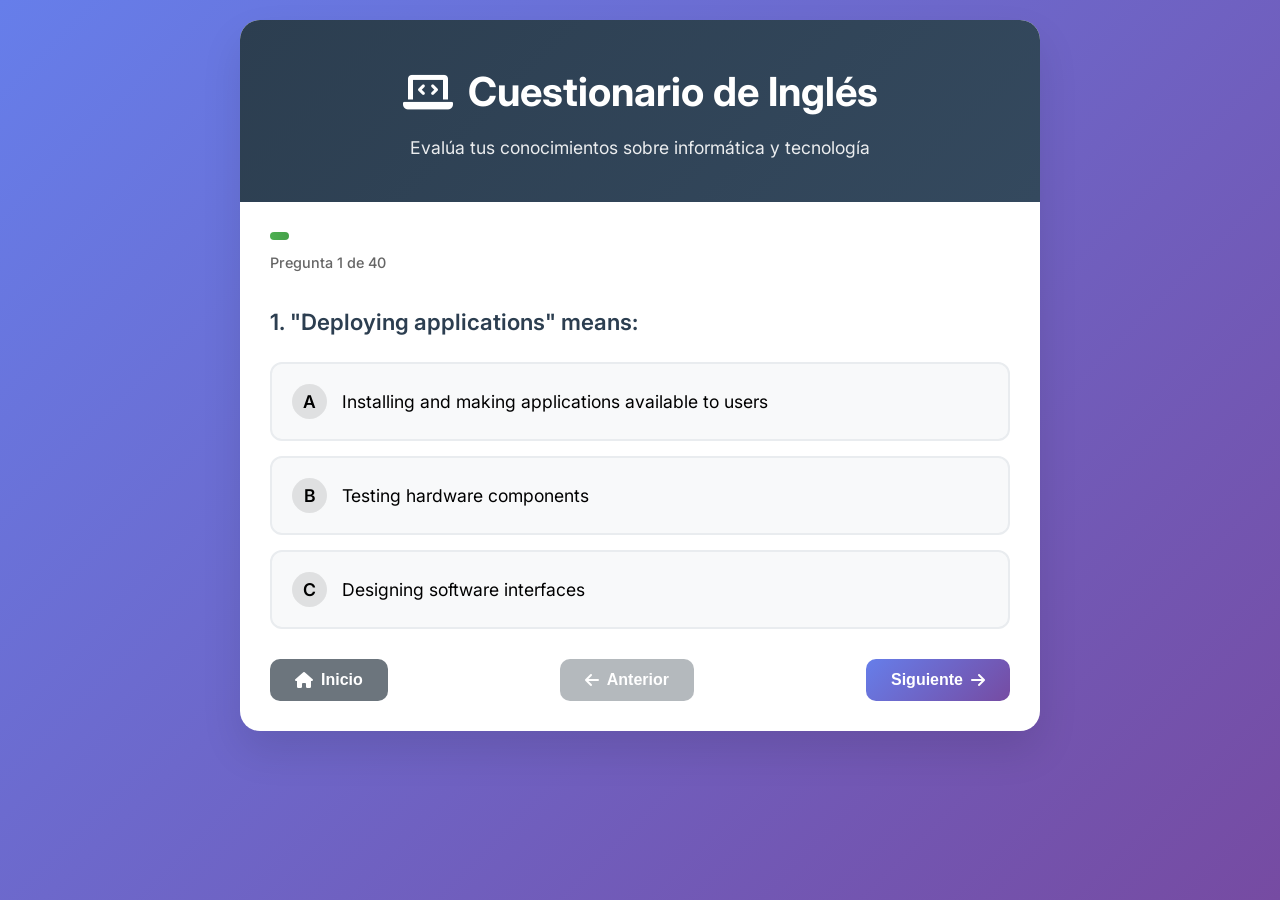
<file: index.html>
<!DOCTYPE html>
<html lang="es">
<head>
    <meta charset="UTF-8">
    <meta name="viewport" content="width=device-width, initial-scale=1.0">
    <title>Cuestionario de Inglés</title>
    <link rel="stylesheet" href="styles.css">
    <link href="https://fonts.googleapis.com/css2?family=Inter:wght@300;400;500;600;700&display=swap" rel="stylesheet">
    <link rel="stylesheet" href="https://cdnjs.cloudflare.com/ajax/libs/font-awesome/6.0.0/css/all.min.css">
</head>
<body>
    <div class="container">
        <header class="header">
            <h1><i class="fas fa-laptop-code"></i> Cuestionario de Inglés</h1>
            <p>Evalúa tus conocimientos sobre informática y tecnología</p>
        </header>

        <div id="quiz-container">
            <div id="progress-bar">
                <div id="progress-fill"></div>
                <span id="progress-text">Pregunta 1 de 40</span>
            </div>

            <div id="question-container">
                <h2 id="question-text"></h2>
                <div id="options-container"></div>
            </div>

            <div class="navigation">
                <button id="home-btn-nav" class="btn btn-secondary">
                    <i class="fas fa-home"></i> Inicio
                </button>
                <button id="prev-btn" class="btn btn-secondary" disabled>
                    <i class="fas fa-arrow-left"></i> Anterior
                </button>
                <button id="next-btn" class="btn btn-primary">
                    Siguiente <i class="fas fa-arrow-right"></i>
                </button>
                <button id="submit-btn" class="btn btn-success" style="display: none;">
                    <i class="fas fa-check"></i> Finalizar Cuestionario
                </button>
            </div>
        </div>

        <div id="results-container" style="display: none;">
            <div class="results-header">
                <h2><i class="fas fa-trophy"></i> Resultados del Cuestionario</h2>
                <div class="score-display">
                    <div class="score-circle">
                        <span id="score-number">0</span>
                        <span>/10</span>
                    </div>
                    <p id="score-message"></p>
                </div>
            </div>

            <div class="results-stats">
                <div class="stat-card correct">
                    <i class="fas fa-check-circle"></i>
                    <div>
                        <span id="correct-count">0</span>
                        <p>Correctas</p>
                    </div>
                </div>
                <div class="stat-card incorrect">
                    <i class="fas fa-times-circle"></i>
                    <div>
                        <span id="incorrect-count">0</span>
                        <p>Incorrectas</p>
                    </div>
                </div>
                <div class="stat-card percentage">
                    <i class="fas fa-percentage"></i>
                    <div>
                        <span id="percentage">0%</span>
                        <p>Aciertos</p>
                    </div>
                </div>
            </div>

            <div id="review-container">
                <h3><i class="fas fa-list-check"></i> Revisión Detallada</h3>
                <div id="review-questions"></div>
            </div>

            <div class="action-buttons">
                <button id="restart-btn" class="btn btn-primary">
                    <i class="fas fa-redo"></i> Volver a Intentar
                </button>
                <button id="home-btn" class="btn btn-secondary">
                    <i class="fas fa-home"></i> Inicio
                </button>
            </div>
        </div>
    </div>

    <script src="script.js"></script>
</body>
</html>
</file>
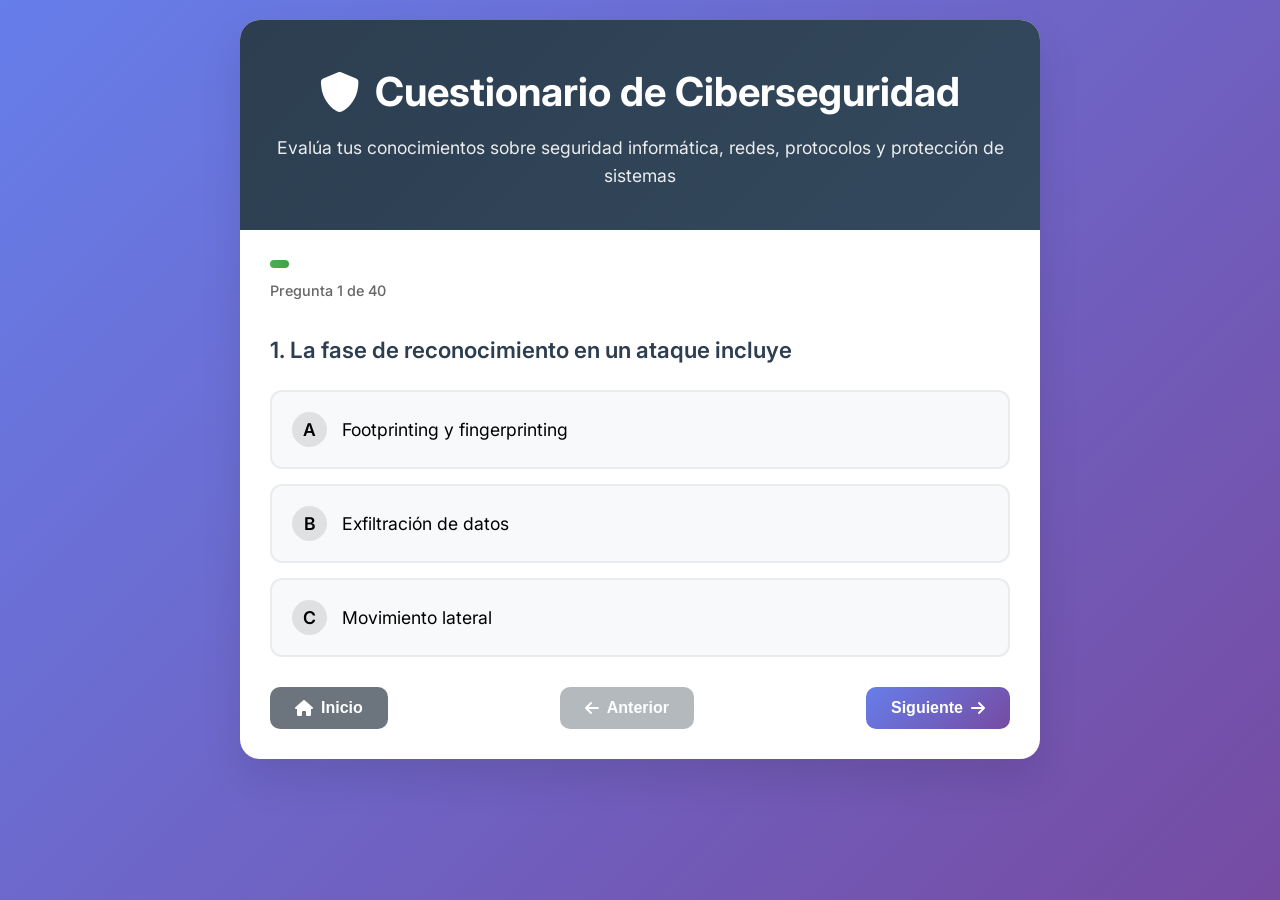
<file: ciberseguridad.html>
<!DOCTYPE html>
<html lang="es">
<head>
    <meta charset="UTF-8">
    <meta name="viewport" content="width=device-width, initial-scale=1.0">
    <title>Cuestionario de Ciberseguridad</title>
    <link rel="stylesheet" href="styles.css">
    <link href="https://fonts.googleapis.com/css2?family=Inter:wght@300;400;500;600;700&display=swap" rel="stylesheet">
    <link rel="stylesheet" href="https://cdnjs.cloudflare.com/ajax/libs/font-awesome/6.0.0/css/all.min.css">
</head>
<body>
    <div class="container">
        <header class="header">
            <h1><i class="fas fa-shield-alt"></i> Cuestionario de Ciberseguridad</h1>
            <p>Evalúa tus conocimientos sobre seguridad informática, redes, protocolos y protección de sistemas</p>
        </header>

        <div id="quiz-container">
            <div id="progress-bar">
                <div id="progress-fill"></div>
                <span id="progress-text">Pregunta 1 de 40</span>
            </div>

            <div id="question-container">
                <h2 id="question-text"></h2>
                <div id="options-container"></div>
            </div>

            <div class="navigation">
                <button id="home-btn-nav" class="btn btn-secondary">
                    <i class="fas fa-home"></i> Inicio
                </button>
                <button id="prev-btn" class="btn btn-secondary" disabled>
                    <i class="fas fa-arrow-left"></i> Anterior
                </button>
                <button id="next-btn" class="btn btn-primary">
                    Siguiente <i class="fas fa-arrow-right"></i>
                </button>
                <button id="submit-btn" class="btn btn-success" style="display: none;">
                    <i class="fas fa-check"></i> Finalizar Cuestionario
                </button>
            </div>
        </div>

        <div id="results-container" style="display: none;">
            <div class="results-header">
                <h2><i class="fas fa-trophy"></i> Resultados del Cuestionario</h2>
                <div class="score-display">
                    <div class="score-circle">
                        <span id="score-number">0</span>
                        <span>/10</span>
                    </div>
                    <p id="score-message"></p>
                </div>
            </div>

            <div class="results-stats">
                <div class="stat-card correct">
                    <i class="fas fa-check-circle"></i>
                    <div>
                        <span id="correct-count">0</span>
                        <p>Correctas</p>
                    </div>
                </div>
                <div class="stat-card incorrect">
                    <i class="fas fa-times-circle"></i>
                    <div>
                        <span id="incorrect-count">0</span>
                        <p>Incorrectas</p>
                    </div>
                </div>
                <div class="stat-card percentage">
                    <i class="fas fa-percentage"></i>
                    <div>
                        <span id="percentage">0%</span>
                        <p>Aciertos</p>
                    </div>
                </div>
            </div>

            <div id="review-container">
                <h3><i class="fas fa-list-check"></i> Revisión Detallada</h3>
                <div id="review-questions"></div>
            </div>

            <div class="action-buttons">
                <button id="restart-btn" class="btn btn-primary">
                    <i class="fas fa-redo"></i> Volver a Intentar
                </button>
                <button id="home-btn" class="btn btn-secondary">
                    <i class="fas fa-home"></i> Inicio
                </button>
            </div>
        </div>
    </div>

    <script src="script-ciberseguridad.js"></script>
</body>
</html>
</file>
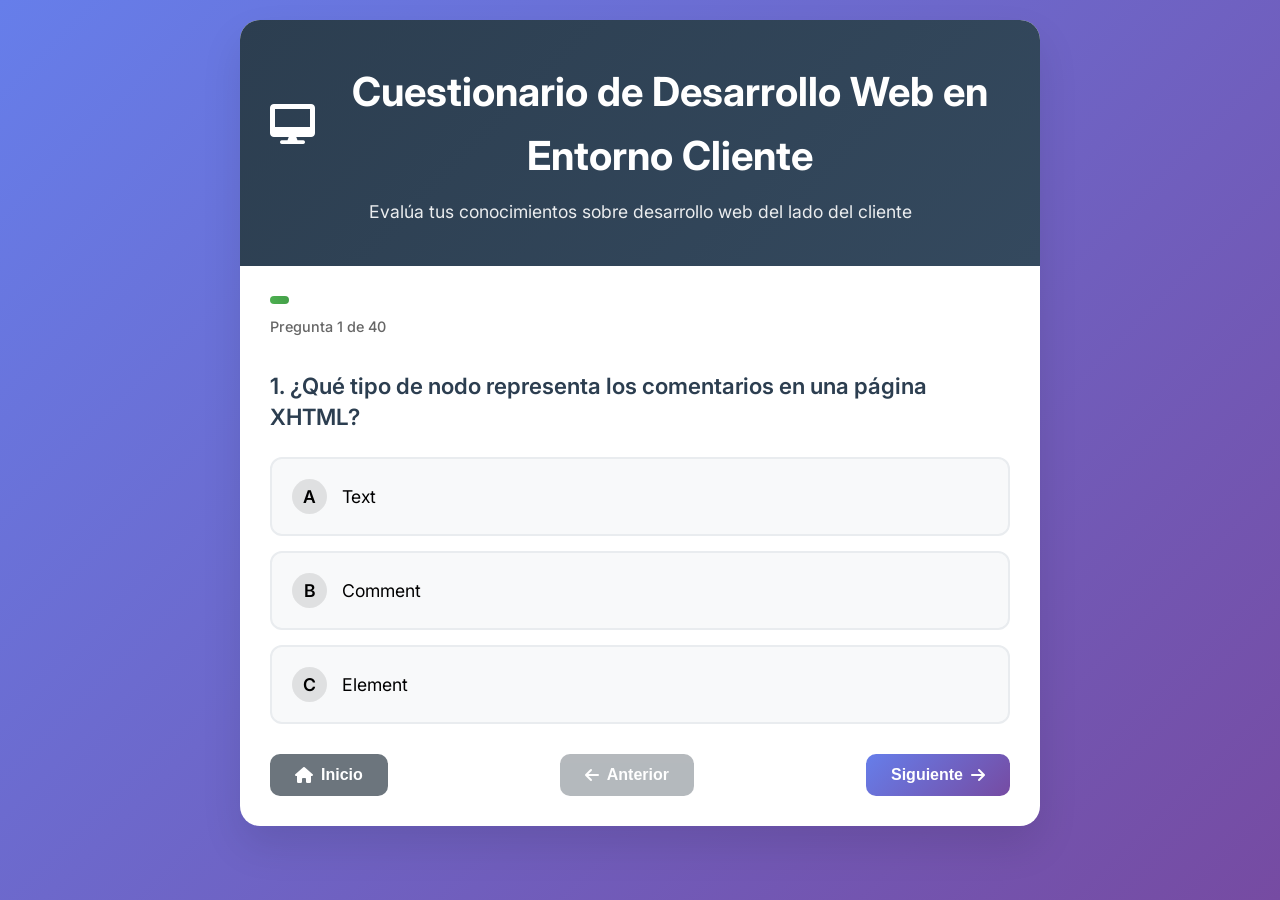
<file: desarrollo-cliente.html>
<!DOCTYPE html>
<html lang="es">
<head>
    <meta charset="UTF-8">
    <meta name="viewport" content="width=device-width, initial-scale=1.0">
    <title>Cuestionario de Desarrollo Web en Entorno Cliente</title>
    <link rel="stylesheet" href="styles.css">
    <link href="https://fonts.googleapis.com/css2?family=Inter:wght@300;400;500;600;700&display=swap" rel="stylesheet">
    <link rel="stylesheet" href="https://cdnjs.cloudflare.com/ajax/libs/font-awesome/6.0.0/css/all.min.css">
</head>
<body>
    <div class="container">
        <header class="header">
            <h1><i class="fas fa-desktop"></i> Cuestionario de Desarrollo Web en Entorno Cliente</h1>
            <p>Evalúa tus conocimientos sobre desarrollo web del lado del cliente</p>
        </header>

        <div id="quiz-container">
            <div id="progress-bar">
                <div id="progress-fill"></div>
                <span id="progress-text">Pregunta 1 de 40</span>
            </div>

            <div id="question-container">
                <h2 id="question-text"></h2>
                <div id="options-container"></div>
            </div>

            <div class="navigation">
                <button id="home-btn-nav" class="btn btn-secondary">
                    <i class="fas fa-home"></i> Inicio
                </button>
                <button id="prev-btn" class="btn btn-secondary" disabled>
                    <i class="fas fa-arrow-left"></i> Anterior
                </button>
                <button id="next-btn" class="btn btn-primary">
                    Siguiente <i class="fas fa-arrow-right"></i>
                </button>
                <button id="submit-btn" class="btn btn-success" style="display: none;">
                    <i class="fas fa-check"></i> Finalizar Cuestionario
                </button>
            </div>
        </div>

        <div id="results-container" style="display: none;">
            <div class="results-header">
                <h2><i class="fas fa-trophy"></i> Resultados del Cuestionario</h2>
                <div class="score-display">
                    <div class="score-circle">
                        <span id="score-number">0</span>
                        <span>/10</span>
                    </div>
                    <p id="score-message"></p>
                </div>
            </div>

            <div class="results-stats">
                <div class="stat-card correct">
                    <i class="fas fa-check-circle"></i>
                    <div>
                        <span id="correct-count">0</span>
                        <p>Correctas</p>
                    </div>
                </div>
                <div class="stat-card incorrect">
                    <i class="fas fa-times-circle"></i>
                    <div>
                        <span id="incorrect-count">0</span>
                        <p>Incorrectas</p>
                    </div>
                </div>
                <div class="stat-card percentage">
                    <i class="fas fa-percentage"></i>
                    <div>
                        <span id="percentage">0%</span>
                        <p>Aciertos</p>
                    </div>
                </div>
            </div>

            <div id="review-container">
                <h3><i class="fas fa-list-check"></i> Revisión Detallada</h3>
                <div id="review-questions"></div>
            </div>

            <div class="action-buttons">
                <button id="restart-btn" class="btn btn-primary">
                    <i class="fas fa-redo"></i> Volver a Intentar
                </button>
                <button id="home-btn" class="btn btn-secondary">
                    <i class="fas fa-home"></i> Inicio
                </button>
            </div>
        </div>
    </div>

    <script src="script-desarrollo-cliente.js"></script>
</body>
</html>
</file>
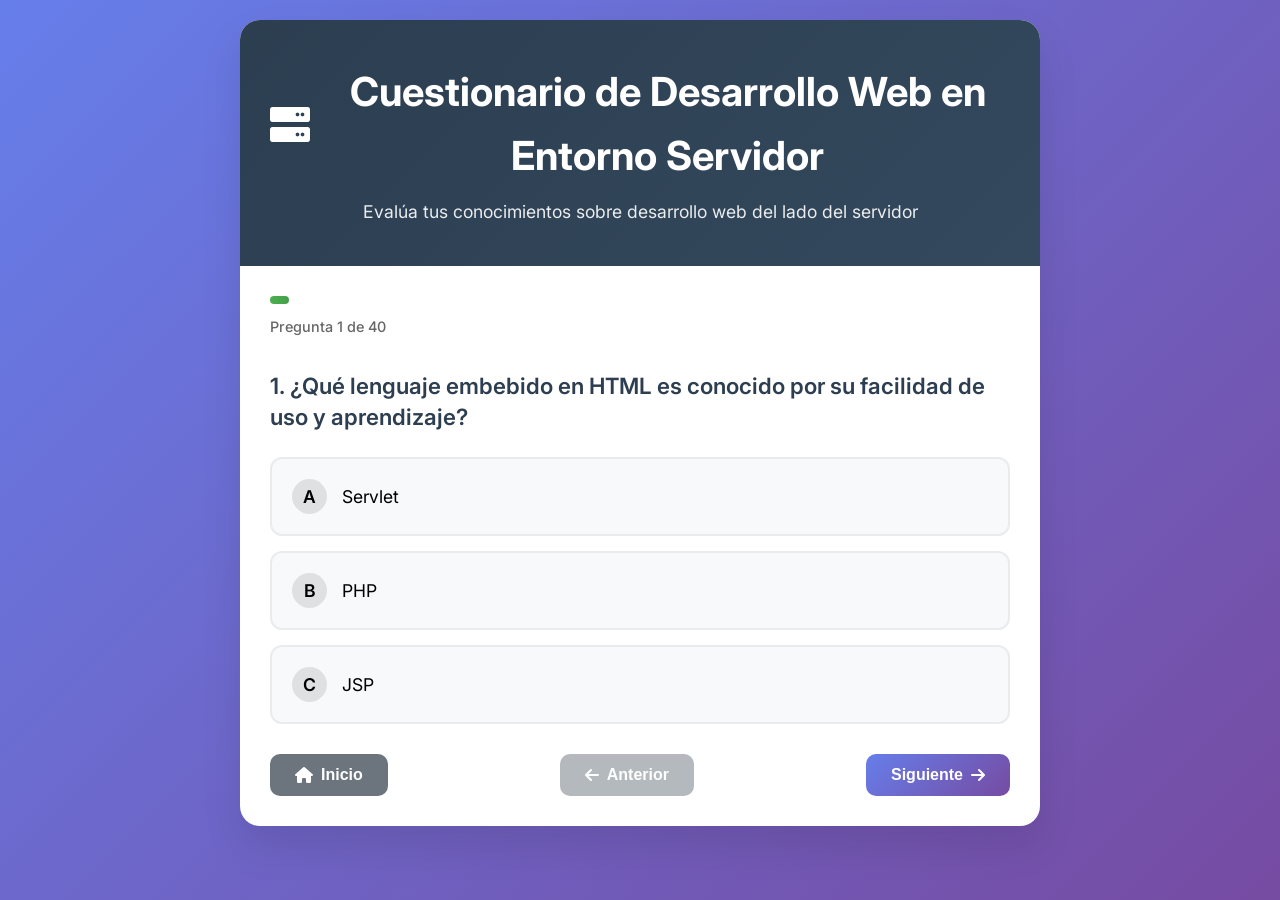
<file: desarrollo-web.html>
<!DOCTYPE html>
<html lang="es">
<head>
    <meta charset="UTF-8">
    <meta name="viewport" content="width=device-width, initial-scale=1.0">
    <title>Cuestionario de Desarrollo Web en Entorno Servidor</title>
    <link rel="stylesheet" href="styles.css">
    <link href="https://fonts.googleapis.com/css2?family=Inter:wght@300;400;500;600;700&display=swap" rel="stylesheet">
    <link rel="stylesheet" href="https://cdnjs.cloudflare.com/ajax/libs/font-awesome/6.0.0/css/all.min.css">
</head>
<body>
    <div class="container">
        <header class="header">
            <h1><i class="fas fa-server"></i> Cuestionario de Desarrollo Web en Entorno Servidor</h1>
            <p>Evalúa tus conocimientos sobre desarrollo web del lado del servidor</p>
        </header>

        <div id="quiz-container">
            <div id="progress-bar">
                <div id="progress-fill"></div>
                <span id="progress-text">Pregunta 1 de 40</span>
            </div>

            <div id="question-container">
                <h2 id="question-text"></h2>
                <div id="options-container"></div>
            </div>

            <div class="navigation">
                <button id="home-btn-nav" class="btn btn-secondary">
                    <i class="fas fa-home"></i> Inicio
                </button>
                <button id="prev-btn" class="btn btn-secondary" disabled>
                    <i class="fas fa-arrow-left"></i> Anterior
                </button>
                <button id="next-btn" class="btn btn-primary">
                    Siguiente <i class="fas fa-arrow-right"></i>
                </button>
                <button id="submit-btn" class="btn btn-success" style="display: none;">
                    <i class="fas fa-check"></i> Finalizar Cuestionario
                </button>
            </div>
        </div>

        <div id="results-container" style="display: none;">
            <div class="results-header">
                <h2><i class="fas fa-trophy"></i> Resultados del Cuestionario</h2>
                <div class="score-display">
                    <div class="score-circle">
                        <span id="score-number">0</span>
                        <span>/10</span>
                    </div>
                    <p id="score-message"></p>
                </div>
            </div>

            <div class="results-stats">
                <div class="stat-card correct">
                    <i class="fas fa-check-circle"></i>
                    <div>
                        <span id="correct-count">0</span>
                        <p>Correctas</p>
                    </div>
                </div>
                <div class="stat-card incorrect">
                    <i class="fas fa-times-circle"></i>
                    <div>
                        <span id="incorrect-count">0</span>
                        <p>Incorrectas</p>
                    </div>
                </div>
                <div class="stat-card percentage">
                    <i class="fas fa-percentage"></i>
                    <div>
                        <span id="percentage">0%</span>
                        <p>Aciertos</p>
                    </div>
                </div>
            </div>

            <div id="review-container">
                <h3><i class="fas fa-list-check"></i> Revisión Detallada</h3>
                <div id="review-questions"></div>
            </div>

            <div class="action-buttons">
                <button id="restart-btn" class="btn btn-primary">
                    <i class="fas fa-redo"></i> Volver a Intentar
                </button>
                <button id="home-btn" class="btn btn-secondary">
                    <i class="fas fa-home"></i> Inicio
                </button>
            </div>
        </div>
    </div>

    <script src="script-desarrollo-web.js"></script>
</body>
</html>
</file>
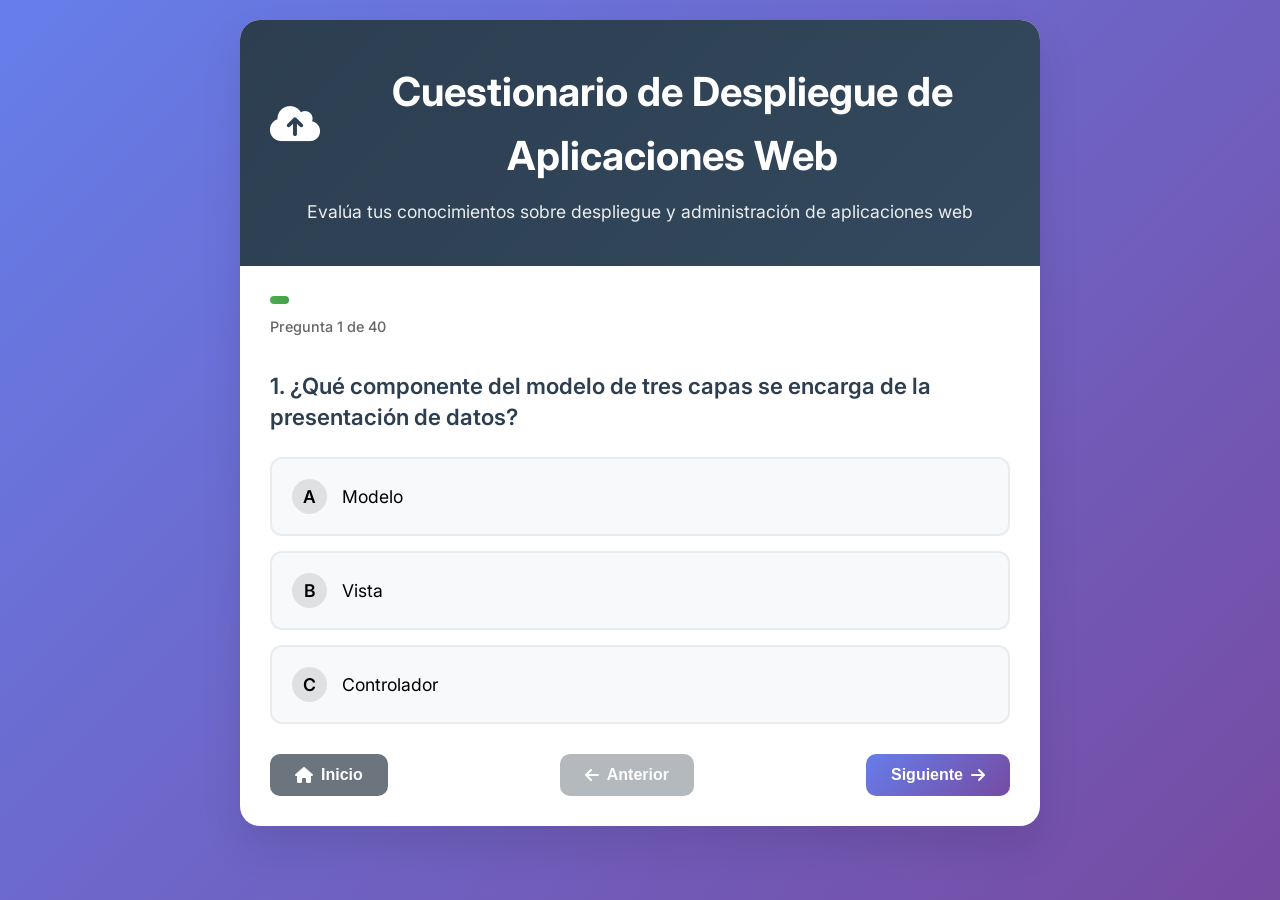
<file: despliegue-web.html>
<!DOCTYPE html>
<html lang="es">
<head>
    <meta charset="UTF-8">
    <meta name="viewport" content="width=device-width, initial-scale=1.0">
    <title>Cuestionario de Despliegue de Aplicaciones Web</title>
    <link rel="stylesheet" href="styles.css">
    <link href="https://fonts.googleapis.com/css2?family=Inter:wght@300;400;500;600;700&display=swap" rel="stylesheet">
    <link rel="stylesheet" href="https://cdnjs.cloudflare.com/ajax/libs/font-awesome/6.0.0/css/all.min.css">
</head>
<body>
    <div class="container">
        <header class="header">
            <h1><i class="fas fa-cloud-upload-alt"></i> Cuestionario de Despliegue de Aplicaciones Web</h1>
            <p>Evalúa tus conocimientos sobre despliegue y administración de aplicaciones web</p>
        </header>

        <div id="quiz-container">
            <div id="progress-bar">
                <div id="progress-fill"></div>
                <span id="progress-text">Pregunta 1 de 40</span>
            </div>

            <div id="question-container">
                <h2 id="question-text"></h2>
                <div id="options-container"></div>
            </div>

            <div class="navigation">
                <button id="home-btn-nav" class="btn btn-secondary">
                    <i class="fas fa-home"></i> Inicio
                </button>
                <button id="prev-btn" class="btn btn-secondary" disabled>
                    <i class="fas fa-arrow-left"></i> Anterior
                </button>
                <button id="next-btn" class="btn btn-primary">
                    Siguiente <i class="fas fa-arrow-right"></i>
                </button>
                <button id="submit-btn" class="btn btn-success" style="display: none;">
                    <i class="fas fa-check"></i> Finalizar Cuestionario
                </button>
            </div>
        </div>

        <div id="results-container" style="display: none;">
            <div class="results-header">
                <h2><i class="fas fa-trophy"></i> Resultados del Cuestionario</h2>
                <div class="score-display">
                    <div class="score-circle">
                        <span id="score-number">0</span>
                        <span>/10</span>
                    </div>
                    <p id="score-message"></p>
                </div>
            </div>

            <div class="results-stats">
                <div class="stat-card correct">
                    <i class="fas fa-check-circle"></i>
                    <div>
                        <span id="correct-count">0</span>
                        <p>Correctas</p>
                    </div>
                </div>
                <div class="stat-card incorrect">
                    <i class="fas fa-times-circle"></i>
                    <div>
                        <span id="incorrect-count">0</span>
                        <p>Incorrectas</p>
                    </div>
                </div>
                <div class="stat-card percentage">
                    <i class="fas fa-percentage"></i>
                    <div>
                        <span id="percentage">0%</span>
                        <p>Aciertos</p>
                    </div>
                </div>
            </div>

            <div id="review-container">
                <h3><i class="fas fa-list-check"></i> Revisión Detallada</h3>
                <div id="review-questions"></div>
            </div>

            <div class="action-buttons">
                <button id="restart-btn" class="btn btn-primary">
                    <i class="fas fa-redo"></i> Volver a Intentar
                </button>
                <button id="home-btn" class="btn btn-secondary">
                    <i class="fas fa-home"></i> Inicio
                </button>
            </div>
        </div>
    </div>

    <script src="script-despliegue-web.js"></script>
</body>
</html>
</file>
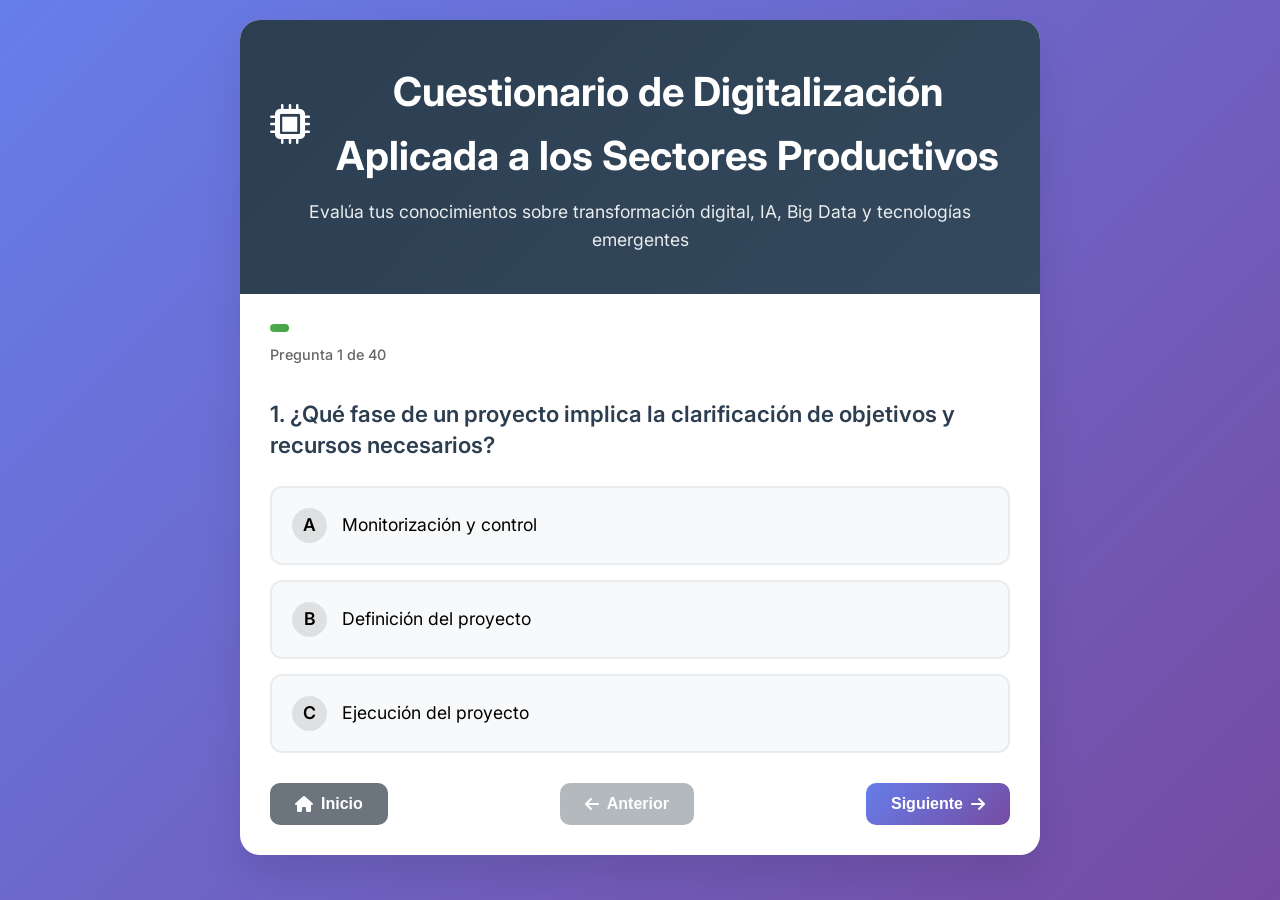
<file: digitalizacion.html>
<!DOCTYPE html>
<html lang="es">
<head>
    <meta charset="UTF-8">
    <meta name="viewport" content="width=device-width, initial-scale=1.0">
    <title>Cuestionario de Digitalización Aplicada a los Sectores Productivos</title>
    <link rel="stylesheet" href="styles.css">
    <link href="https://fonts.googleapis.com/css2?family=Inter:wght@300;400;500;600;700&display=swap" rel="stylesheet">
    <link rel="stylesheet" href="https://cdnjs.cloudflare.com/ajax/libs/font-awesome/6.0.0/css/all.min.css">
</head>
<body>
    <div class="container">
        <header class="header">
            <h1><i class="fas fa-microchip"></i> Cuestionario de Digitalización Aplicada a los Sectores Productivos</h1>
            <p>Evalúa tus conocimientos sobre transformación digital, IA, Big Data y tecnologías emergentes</p>
        </header>

        <div id="quiz-container">
            <div id="progress-bar">
                <div id="progress-fill"></div>
                <span id="progress-text">Pregunta 1 de 40</span>
            </div>

            <div id="question-container">
                <h2 id="question-text"></h2>
                <div id="options-container"></div>
            </div>

            <div class="navigation">
                <button id="home-btn-nav" class="btn btn-secondary">
                    <i class="fas fa-home"></i> Inicio
                </button>
                <button id="prev-btn" class="btn btn-secondary" disabled>
                    <i class="fas fa-arrow-left"></i> Anterior
                </button>
                <button id="next-btn" class="btn btn-primary">
                    Siguiente <i class="fas fa-arrow-right"></i>
                </button>
                <button id="submit-btn" class="btn btn-success" style="display: none;">
                    <i class="fas fa-check"></i> Finalizar Cuestionario
                </button>
            </div>
        </div>

        <div id="results-container" style="display: none;">
            <div class="results-header">
                <h2><i class="fas fa-trophy"></i> Resultados del Cuestionario</h2>
                <div class="score-display">
                    <div class="score-circle">
                        <span id="score-number">0</span>
                        <span>/10</span>
                    </div>
                    <p id="score-message"></p>
                </div>
            </div>

            <div class="results-stats">
                <div class="stat-card correct">
                    <i class="fas fa-check-circle"></i>
                    <div>
                        <span id="correct-count">0</span>
                        <p>Correctas</p>
                    </div>
                </div>
                <div class="stat-card incorrect">
                    <i class="fas fa-times-circle"></i>
                    <div>
                        <span id="incorrect-count">0</span>
                        <p>Incorrectas</p>
                    </div>
                </div>
                <div class="stat-card percentage">
                    <i class="fas fa-percentage"></i>
                    <div>
                        <span id="percentage">0%</span>
                        <p>Aciertos</p>
                    </div>
                </div>
            </div>

            <div id="review-container">
                <h3><i class="fas fa-list-check"></i> Revisión Detallada</h3>
                <div id="review-questions"></div>
            </div>

            <div class="action-buttons">
                <button id="restart-btn" class="btn btn-primary">
                    <i class="fas fa-redo"></i> Volver a Intentar
                </button>
                <button id="home-btn" class="btn btn-secondary">
                    <i class="fas fa-home"></i> Inicio
                </button>
            </div>
        </div>
    </div>

    <script src="script-digitalizacion.js"></script>
</body>
</html>
</file>
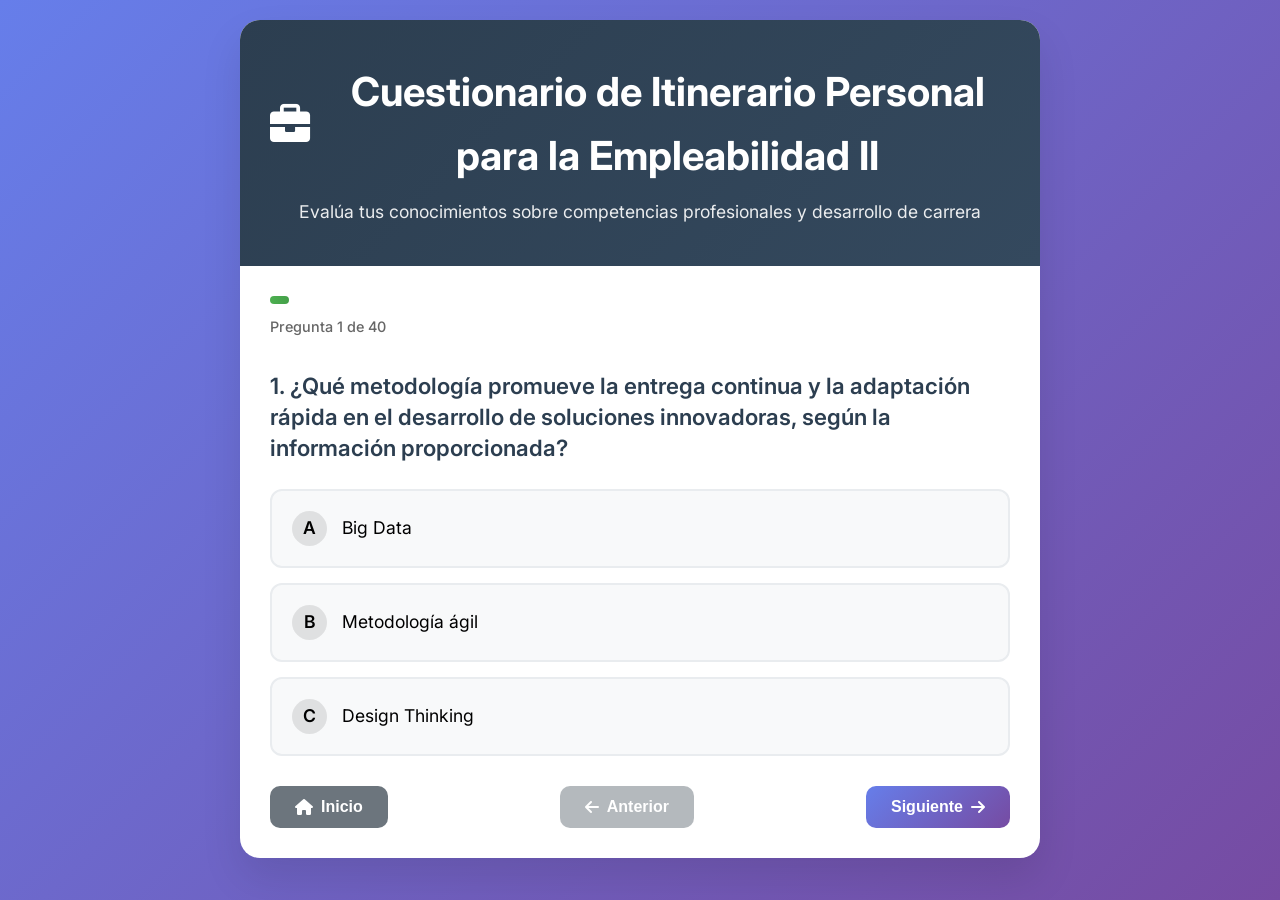
<file: empleabilidad.html>
<!DOCTYPE html>
<html lang="es">
<head>
    <meta charset="UTF-8">
    <meta name="viewport" content="width=device-width, initial-scale=1.0">
    <title>Cuestionario de Itinerario Personal para la Empleabilidad II</title>
    <link rel="stylesheet" href="styles.css">
    <link href="https://fonts.googleapis.com/css2?family=Inter:wght@300;400;500;600;700&display=swap" rel="stylesheet">
    <link rel="stylesheet" href="https://cdnjs.cloudflare.com/ajax/libs/font-awesome/6.0.0/css/all.min.css">
</head>
<body>
    <div class="container">
        <header class="header">
            <h1><i class="fas fa-briefcase"></i> Cuestionario de Itinerario Personal para la Empleabilidad II</h1>
            <p>Evalúa tus conocimientos sobre competencias profesionales y desarrollo de carrera</p>
        </header>

        <div id="quiz-container">
            <div id="progress-bar">
                <div id="progress-fill"></div>
                <span id="progress-text">Pregunta 1 de 40</span>
            </div>

            <div id="question-container">
                <h2 id="question-text"></h2>
                <div id="options-container"></div>
            </div>

            <div class="navigation">
                <button id="home-btn-nav" class="btn btn-secondary">
                    <i class="fas fa-home"></i> Inicio
                </button>
                <button id="prev-btn" class="btn btn-secondary" disabled>
                    <i class="fas fa-arrow-left"></i> Anterior
                </button>
                <button id="next-btn" class="btn btn-primary">
                    Siguiente <i class="fas fa-arrow-right"></i>
                </button>
                <button id="submit-btn" class="btn btn-success" style="display: none;">
                    <i class="fas fa-check"></i> Finalizar Cuestionario
                </button>
            </div>
        </div>

        <div id="results-container" style="display: none;">
            <div class="results-header">
                <h2><i class="fas fa-trophy"></i> Resultados del Cuestionario</h2>
                <div class="score-display">
                    <div class="score-circle">
                        <span id="score-number">0</span>
                        <span>/10</span>
                    </div>
                    <p id="score-message"></p>
                </div>
            </div>

            <div class="results-stats">
                <div class="stat-card correct">
                    <i class="fas fa-check-circle"></i>
                    <div>
                        <span id="correct-count">0</span>
                        <p>Correctas</p>
                    </div>
                </div>
                <div class="stat-card incorrect">
                    <i class="fas fa-times-circle"></i>
                    <div>
                        <span id="incorrect-count">0</span>
                        <p>Incorrectas</p>
                    </div>
                </div>
                <div class="stat-card percentage">
                    <i class="fas fa-percentage"></i>
                    <div>
                        <span id="percentage">0%</span>
                        <p>Aciertos</p>
                    </div>
                </div>
            </div>

            <div id="review-container">
                <h3><i class="fas fa-list-check"></i> Revisión Detallada</h3>
                <div id="review-questions"></div>
            </div>

            <div class="action-buttons">
                <button id="restart-btn" class="btn btn-primary">
                    <i class="fas fa-redo"></i> Volver a Intentar
                </button>
                <button id="home-btn" class="btn btn-secondary">
                    <i class="fas fa-home"></i> Inicio
                </button>
            </div>
        </div>
    </div>

    <script src="script-empleabilidad.js"></script>
</body>
</html>
</file>
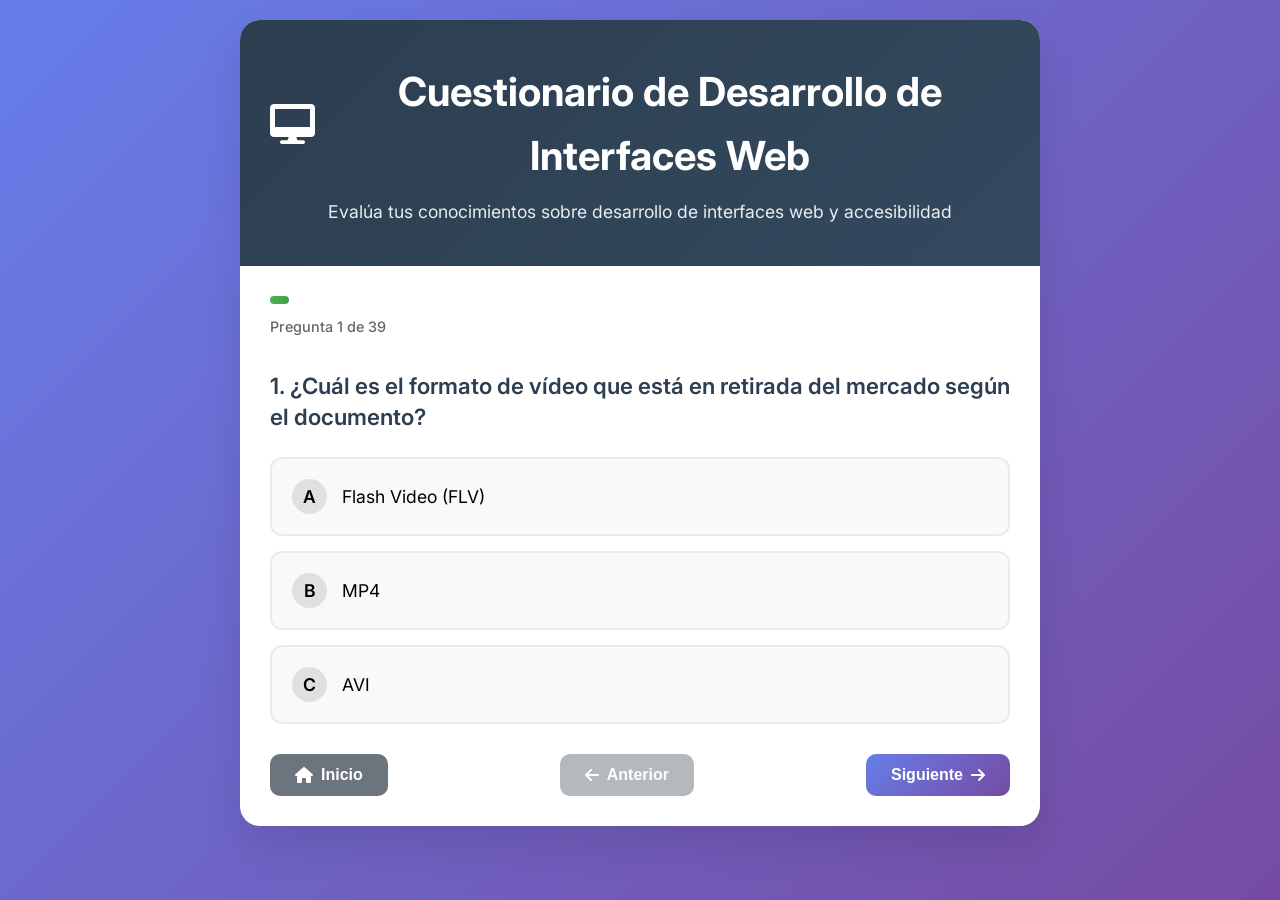
<file: interfaces-web.html>
<!DOCTYPE html>
<html lang="es">
<head>
    <meta charset="UTF-8">
    <meta name="viewport" content="width=device-width, initial-scale=1.0">
    <title>Cuestionario de Desarrollo de Interfaces Web</title>
    <link rel="stylesheet" href="styles.css">
    <link href="https://fonts.googleapis.com/css2?family=Inter:wght@300;400;500;600;700&display=swap" rel="stylesheet">
    <link rel="stylesheet" href="https://cdnjs.cloudflare.com/ajax/libs/font-awesome/6.0.0/css/all.min.css">
</head>
<body>
    <div class="container">
        <header class="header">
            <h1><i class="fas fa-desktop"></i> Cuestionario de Desarrollo de Interfaces Web</h1>
            <p>Evalúa tus conocimientos sobre desarrollo de interfaces web y accesibilidad</p>
        </header>

        <div id="quiz-container">
            <div id="progress-bar">
                <div id="progress-fill"></div>
                <span id="progress-text">Pregunta 1 de 40</span>
            </div>

            <div id="question-container">
                <h2 id="question-text"></h2>
                <div id="options-container"></div>
            </div>

            <div class="navigation">
                <button id="home-btn-nav" class="btn btn-secondary">
                    <i class="fas fa-home"></i> Inicio
                </button>
                <button id="prev-btn" class="btn btn-secondary" disabled>
                    <i class="fas fa-arrow-left"></i> Anterior
                </button>
                <button id="next-btn" class="btn btn-primary">
                    Siguiente <i class="fas fa-arrow-right"></i>
                </button>
                <button id="submit-btn" class="btn btn-success" style="display: none;">
                    <i class="fas fa-check"></i> Finalizar Cuestionario
                </button>
            </div>
        </div>

        <div id="results-container" style="display: none;">
            <div class="results-header">
                <h2><i class="fas fa-trophy"></i> Resultados del Cuestionario</h2>
                <div class="score-display">
                    <div class="score-circle">
                        <span id="score-number">0</span>
                        <span>/10</span>
                    </div>
                    <p id="score-message"></p>
                </div>
            </div>

            <div class="results-stats">
                <div class="stat-card correct">
                    <i class="fas fa-check-circle"></i>
                    <div>
                        <span id="correct-count">0</span>
                        <p>Correctas</p>
                    </div>
                </div>
                <div class="stat-card incorrect">
                    <i class="fas fa-times-circle"></i>
                    <div>
                        <span id="incorrect-count">0</span>
                        <p>Incorrectas</p>
                    </div>
                </div>
                <div class="stat-card percentage">
                    <i class="fas fa-percentage"></i>
                    <div>
                        <span id="percentage">0%</span>
                        <p>Aciertos</p>
                    </div>
                </div>
            </div>

            <div id="review-container">
                <h3><i class="fas fa-list-check"></i> Revisión Detallada</h3>
                <div id="review-questions"></div>
            </div>

            <div class="action-buttons">
                <button id="restart-btn" class="btn btn-primary">
                    <i class="fas fa-redo"></i> Volver a Intentar
                </button>
                <button id="home-btn" class="btn btn-secondary">
                    <i class="fas fa-home"></i> Inicio
                </button>
            </div>
        </div>
    </div>

    <script src="script-interfaces-web.js"></script>
</body>
</html>
</file>
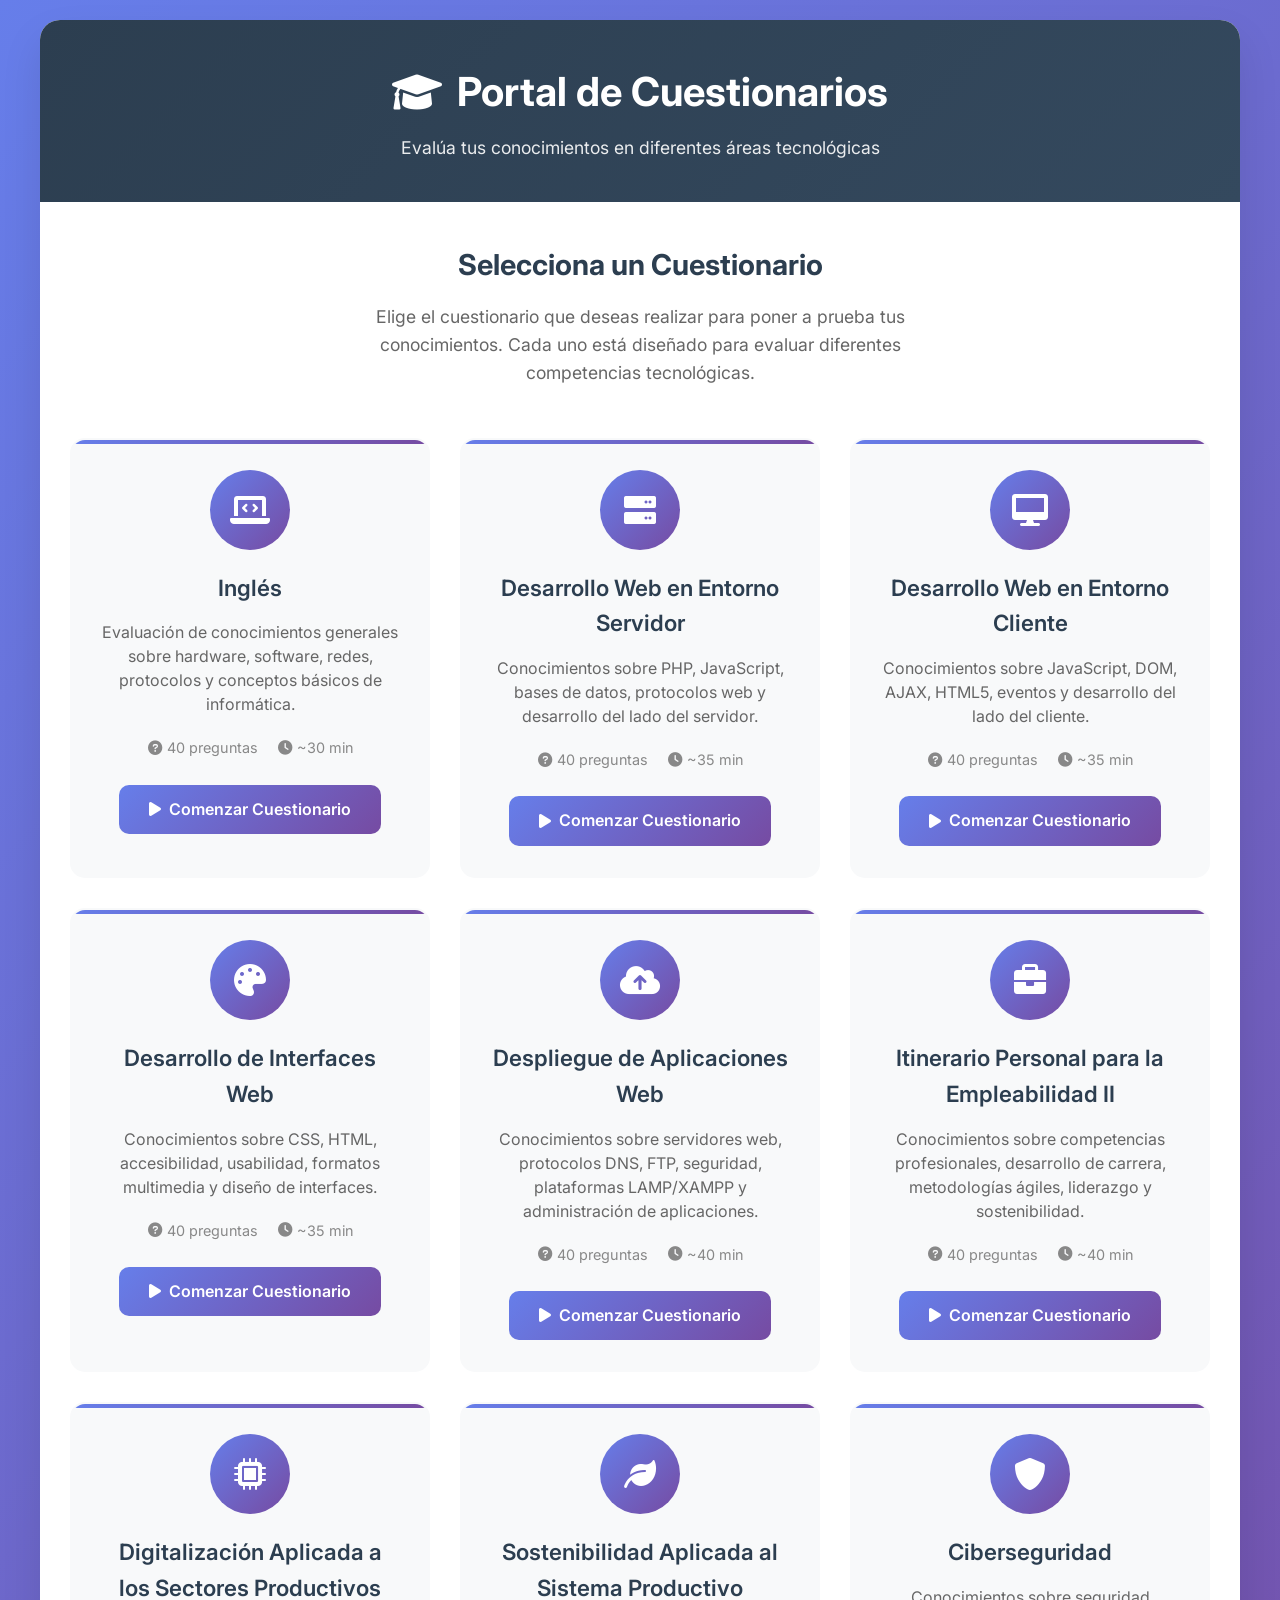
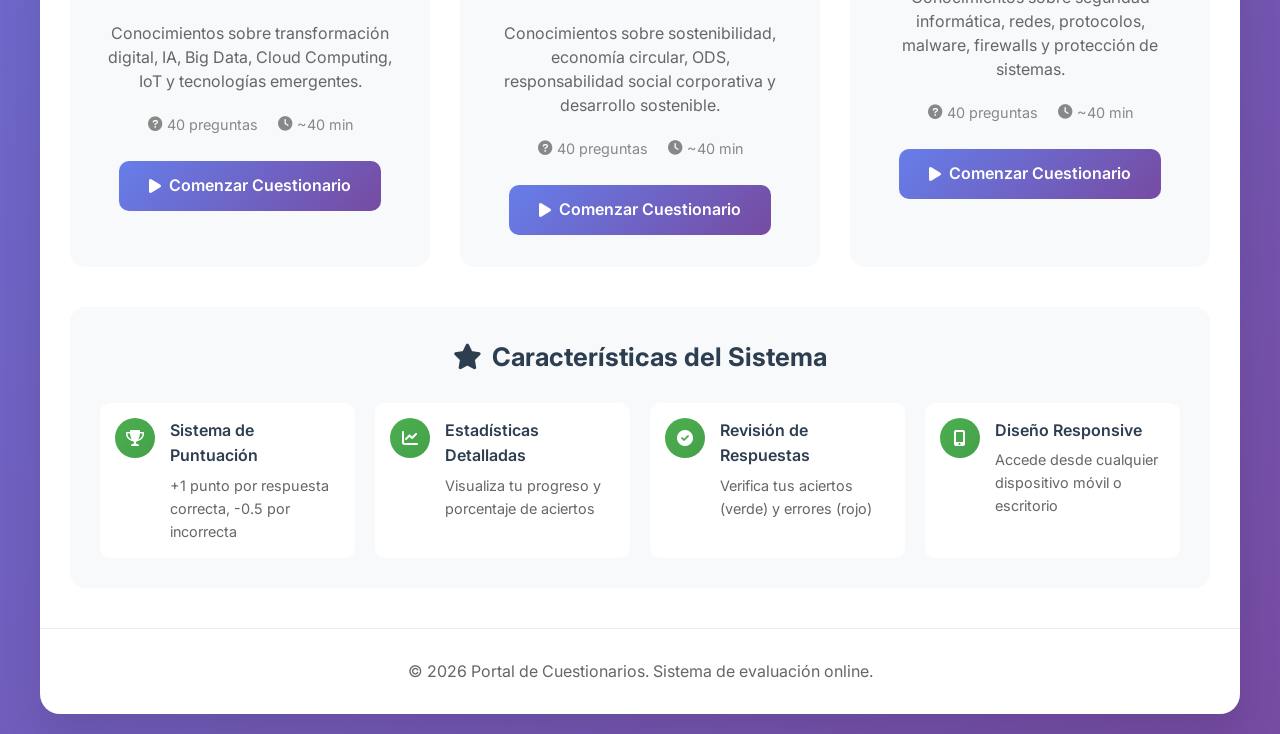
<file: main.html>
<!DOCTYPE html>
<html lang="es">
<head>
    <meta charset="UTF-8">
    <meta name="viewport" content="width=device-width, initial-scale=1.0">
    <title>Portal de Cuestionarios</title>
    <link href="https://fonts.googleapis.com/css2?family=Inter:wght@300;400;500;600;700&display=swap" rel="stylesheet">
    <link rel="stylesheet" href="https://cdnjs.cloudflare.com/ajax/libs/font-awesome/6.0.0/css/all.min.css">
    <style>
        * {
            margin: 0;
            padding: 0;
            box-sizing: border-box;
        }

        body {
            font-family: 'Inter', -apple-system, BlinkMacSystemFont, 'Segoe UI', Roboto, sans-serif;
            background: linear-gradient(135deg, #667eea 0%, #764ba2 100%);
            min-height: 100vh;
            padding: 20px;
            line-height: 1.6;
        }

        .container {
            max-width: 1200px;
            margin: 0 auto;
            background: white;
            border-radius: 20px;
            box-shadow: 0 20px 40px rgba(0, 0, 0, 0.1);
            overflow: hidden;
        }

        .header {
            background: linear-gradient(135deg, #2c3e50 0%, #34495e 100%);
            color: white;
            padding: 40px 30px;
            text-align: center;
        }

        .header h1 {
            font-size: 2.5rem;
            font-weight: 700;
            margin-bottom: 10px;
            display: flex;
            align-items: center;
            justify-content: center;
            gap: 15px;
        }

        .header p {
            font-size: 1.1rem;
            opacity: 0.9;
        }

        .content {
            padding: 40px 30px;
        }

        .intro {
            text-align: center;
            margin-bottom: 50px;
        }

        .intro h2 {
            font-size: 1.8rem;
            color: #2c3e50;
            margin-bottom: 15px;
        }

        .intro p {
            font-size: 1.1rem;
            color: #666;
            max-width: 600px;
            margin: 0 auto;
        }

        .quizzes-grid {
            display: grid;
            grid-template-columns: repeat(3, 1fr);
            gap: 30px;
            margin-bottom: 40px;
        }

        @media (max-width: 1200px) {
            .quizzes-grid {
                grid-template-columns: repeat(2, 1fr);
            }
        }

        @media (max-width: 768px) {
            .quizzes-grid {
                grid-template-columns: 1fr;
            }
        }

        .quiz-card {
            background: #f8f9fa;
            border-radius: 15px;
            padding: 30px;
            text-align: center;
            transition: all 0.3s ease;
            border: 2px solid transparent;
            position: relative;
            overflow: hidden;
        }

        .quiz-card::before {
            content: '';
            position: absolute;
            top: 0;
            left: 0;
            right: 0;
            height: 4px;
            background: linear-gradient(90deg, #667eea, #764ba2);
        }

        .quiz-card:hover {
            transform: translateY(-5px);
            box-shadow: 0 15px 30px rgba(0, 0, 0, 0.15);
            border-color: #667eea;
        }

        .quiz-icon {
            width: 80px;
            height: 80px;
            border-radius: 50%;
            background: linear-gradient(135deg, #667eea 0%, #764ba2 100%);
            display: flex;
            align-items: center;
            justify-content: center;
            margin: 0 auto 20px;
            font-size: 2rem;
            color: white;
        }

        .quiz-card h3 {
            font-size: 1.4rem;
            color: #2c3e50;
            margin-bottom: 15px;
            font-weight: 600;
        }

        .quiz-card p {
            color: #666;
            margin-bottom: 20px;
            line-height: 1.5;
        }

        .quiz-info {
            display: flex;
            justify-content: center;
            gap: 20px;
            margin-bottom: 25px;
            font-size: 0.9rem;
            color: #888;
        }

        .quiz-info span {
            display: flex;
            align-items: center;
            gap: 5px;
        }

        .quiz-btn {
            background: linear-gradient(135deg, #667eea 0%, #764ba2 100%);
            color: white;
            border: none;
            padding: 12px 30px;
            border-radius: 10px;
            font-size: 1rem;
            font-weight: 600;
            cursor: pointer;
            transition: all 0.3s ease;
            display: inline-flex;
            align-items: center;
            gap: 8px;
            text-decoration: none;
        }

        .quiz-btn:hover {
            transform: translateY(-2px);
            box-shadow: 0 5px 15px rgba(102, 126, 234, 0.4);
        }

        .features {
            background: #f8f9fa;
            border-radius: 15px;
            padding: 30px;
            margin-top: 40px;
        }

        .features h3 {
            font-size: 1.6rem;
            color: #2c3e50;
            margin-bottom: 25px;
            text-align: center;
            display: flex;
            align-items: center;
            justify-content: center;
            gap: 10px;
        }

        .features-grid {
            display: grid;
            grid-template-columns: repeat(auto-fit, minmax(250px, 1fr));
            gap: 20px;
        }

        .feature-item {
            display: flex;
            align-items: flex-start;
            gap: 15px;
            padding: 15px;
            background: white;
            border-radius: 10px;
            transition: transform 0.3s ease;
        }

        .feature-item:hover {
            transform: translateY(-2px);
        }

        .feature-icon {
            width: 40px;
            height: 40px;
            border-radius: 50%;
            background: linear-gradient(135deg, #4CAF50, #45a049);
            display: flex;
            align-items: center;
            justify-content: center;
            color: white;
            flex-shrink: 0;
        }

        .feature-text h4 {
            font-size: 1rem;
            color: #2c3e50;
            margin-bottom: 5px;
            font-weight: 600;
        }

        .feature-text p {
            font-size: 0.9rem;
            color: #666;
            margin: 0;
        }

        .footer {
            text-align: center;
            padding: 30px;
            color: #666;
            border-top: 1px solid #e9ecef;
        }

        @media (max-width: 768px) {
            .container {
                border-radius: 0;
                margin: -20px;
            }
            
            .header h1 {
                font-size: 2rem;
            }
            
            .quizzes-grid {
                grid-template-columns: 1fr;
                gap: 20px;
            }
            
            .features-grid {
                grid-template-columns: 1fr;
            }
        }
    </style>
</head>
<body>
    <div class="container">
        <header class="header">
            <h1><i class="fas fa-graduation-cap"></i> Portal de Cuestionarios</h1>
            <p>Evalúa tus conocimientos en diferentes áreas tecnológicas</p>
        </header>

        <div class="content">
            <div class="intro">
                <h2>Selecciona un Cuestionario</h2>
                <p>Elige el cuestionario que deseas realizar para poner a prueba tus conocimientos. Cada uno está diseñado para evaluar diferentes competencias tecnológicas.</p>
            </div>

            <div class="quizzes-grid">
                <div class="quiz-card">
                    <div class="quiz-icon">
                        <i class="fas fa-laptop-code"></i>
                    </div>
                    <h3>Inglés</h3>
                    <p>Evaluación de conocimientos generales sobre hardware, software, redes, protocolos y conceptos básicos de informática.</p>
                    <div class="quiz-info">
                        <span><i class="fas fa-question-circle"></i> 40 preguntas</span>
                        <span><i class="fas fa-clock"></i> ~30 min</span>
                    </div>
                    <a href="index.html" class="quiz-btn">
                        <i class="fas fa-play"></i> Comenzar Cuestionario
                    </a>
                </div>

                <div class="quiz-card">
                    <div class="quiz-icon">
                        <i class="fas fa-server"></i>
                    </div>
                    <h3>Desarrollo Web en Entorno Servidor</h3>
                    <p>Conocimientos sobre PHP, JavaScript, bases de datos, protocolos web y desarrollo del lado del servidor.</p>
                    <div class="quiz-info">
                        <span><i class="fas fa-question-circle"></i> 40 preguntas</span>
                        <span><i class="fas fa-clock"></i> ~35 min</span>
                    </div>
                    <a href="desarrollo-web.html" class="quiz-btn">
                        <i class="fas fa-play"></i> Comenzar Cuestionario
                    </a>
                </div>

                <div class="quiz-card">
                    <div class="quiz-icon">
                        <i class="fas fa-desktop"></i>
                    </div>
                    <h3>Desarrollo Web en Entorno Cliente</h3>
                    <p>Conocimientos sobre JavaScript, DOM, AJAX, HTML5, eventos y desarrollo del lado del cliente.</p>
                    <div class="quiz-info">
                        <span><i class="fas fa-question-circle"></i> 40 preguntas</span>
                        <span><i class="fas fa-clock"></i> ~35 min</span>
                    </div>
                    <a href="desarrollo-cliente.html" class="quiz-btn">
                        <i class="fas fa-play"></i> Comenzar Cuestionario
                    </a>
                </div>

                <div class="quiz-card">
                    <div class="quiz-icon">
                        <i class="fas fa-palette"></i>
                    </div>
                    <h3>Desarrollo de Interfaces Web</h3>
                    <!-- Actualizado: Desarrollo de Interfaces Web añadido - v2 -->
                    <p>Conocimientos sobre CSS, HTML, accesibilidad, usabilidad, formatos multimedia y diseño de interfaces.</p>
                    <div class="quiz-info">
                        <span><i class="fas fa-question-circle"></i> 40 preguntas</span>
                        <span><i class="fas fa-clock"></i> ~35 min</span>
                    </div>
                    <a href="interfaces-web.html" class="quiz-btn">
                        <i class="fas fa-play"></i> Comenzar Cuestionario
                    </a>
                </div>

                <div class="quiz-card">
                    <div class="quiz-icon">
                        <i class="fas fa-cloud-upload-alt"></i>
                    </div>
                    <h3>Despliegue de Aplicaciones Web</h3>
                    <p>Conocimientos sobre servidores web, protocolos DNS, FTP, seguridad, plataformas LAMP/XAMPP y administración de aplicaciones.</p>
                    <div class="quiz-info">
                        <span><i class="fas fa-question-circle"></i> 40 preguntas</span>
                        <span><i class="fas fa-clock"></i> ~40 min</span>
                    </div>
                    <a href="despliegue-web.html" class="quiz-btn">
                        <i class="fas fa-play"></i> Comenzar Cuestionario
                    </a>
                </div>

                <div class="quiz-card">
                    <div class="quiz-icon">
                        <i class="fas fa-briefcase"></i>
                    </div>
                    <h3>Itinerario Personal para la Empleabilidad II</h3>
                    <p>Conocimientos sobre competencias profesionales, desarrollo de carrera, metodologías ágiles, liderazgo y sostenibilidad.</p>
                    <div class="quiz-info">
                        <span><i class="fas fa-question-circle"></i> 40 preguntas</span>
                        <span><i class="fas fa-clock"></i> ~40 min</span>
                    </div>
                    <a href="empleabilidad.html" class="quiz-btn">
                        <i class="fas fa-play"></i> Comenzar Cuestionario
                    </a>
                </div>

                <div class="quiz-card">
                    <div class="quiz-icon">
                        <i class="fas fa-microchip"></i>
                    </div>
                    <h3>Digitalización Aplicada a los Sectores Productivos</h3>
                    <p>Conocimientos sobre transformación digital, IA, Big Data, Cloud Computing, IoT y tecnologías emergentes.</p>
                    <div class="quiz-info">
                        <span><i class="fas fa-question-circle"></i> 40 preguntas</span>
                        <span><i class="fas fa-clock"></i> ~40 min</span>
                    </div>
                    <a href="digitalizacion.html" class="quiz-btn">
                        <i class="fas fa-play"></i> Comenzar Cuestionario
                    </a>
                </div>

                <div class="quiz-card">
                    <div class="quiz-icon">
                        <i class="fas fa-leaf"></i>
                    </div>
                    <h3>Sostenibilidad Aplicada al Sistema Productivo</h3>
                    <p>Conocimientos sobre sostenibilidad, economía circular, ODS, responsabilidad social corporativa y desarrollo sostenible.</p>
                    <div class="quiz-info">
                        <span><i class="fas fa-question-circle"></i> 40 preguntas</span>
                        <span><i class="fas fa-clock"></i> ~40 min</span>
                    </div>
                    <a href="sostenibilidad.html" class="quiz-btn">
                        <i class="fas fa-play"></i> Comenzar Cuestionario
                    </a>
                </div>

                <div class="quiz-card">
                    <div class="quiz-icon">
                        <i class="fas fa-shield-alt"></i>
                    </div>
                    <h3>Ciberseguridad</h3>
                    <p>Conocimientos sobre seguridad informática, redes, protocolos, malware, firewalls y protección de sistemas.</p>
                    <div class="quiz-info">
                        <span><i class="fas fa-question-circle"></i> 40 preguntas</span>
                        <span><i class="fas fa-clock"></i> ~40 min</span>
                    </div>
                    <a href="ciberseguridad.html" class="quiz-btn">
                        <i class="fas fa-play"></i> Comenzar Cuestionario
                    </a>
                </div>
            </div>

            <div class="features">
                <h3><i class="fas fa-star"></i> Características del Sistema</h3>
                <div class="features-grid">
                    <div class="feature-item">
                        <div class="feature-icon">
                            <i class="fas fa-trophy"></i>
                        </div>
                        <div class="feature-text">
                            <h4>Sistema de Puntuación</h4>
                            <p>+1 punto por respuesta correcta, -0.5 por incorrecta</p>
                        </div>
                    </div>
                    <div class="feature-item">
                        <div class="feature-icon">
                            <i class="fas fa-chart-line"></i>
                        </div>
                        <div class="feature-text">
                            <h4>Estadísticas Detalladas</h4>
                            <p>Visualiza tu progreso y porcentaje de aciertos</p>
                        </div>
                    </div>
                    <div class="feature-item">
                        <div class="feature-icon">
                            <i class="fas fa-check-circle"></i>
                        </div>
                        <div class="feature-text">
                            <h4>Revisión de Respuestas</h4>
                            <p>Verifica tus aciertos (verde) y errores (rojo)</p>
                        </div>
                    </div>
                    <div class="feature-item">
                        <div class="feature-icon">
                            <i class="fas fa-mobile-alt"></i>
                        </div>
                        <div class="feature-text">
                            <h4>Diseño Responsive</h4>
                            <p>Accede desde cualquier dispositivo móvil o escritorio</p>
                        </div>
                    </div>
                </div>
            </div>
        </div>

        <div class="footer">
            <p>&copy; 2026 Portal de Cuestionarios. Sistema de evaluación online.</p>
        </div>
    </div>
</body>
</html>
</file>
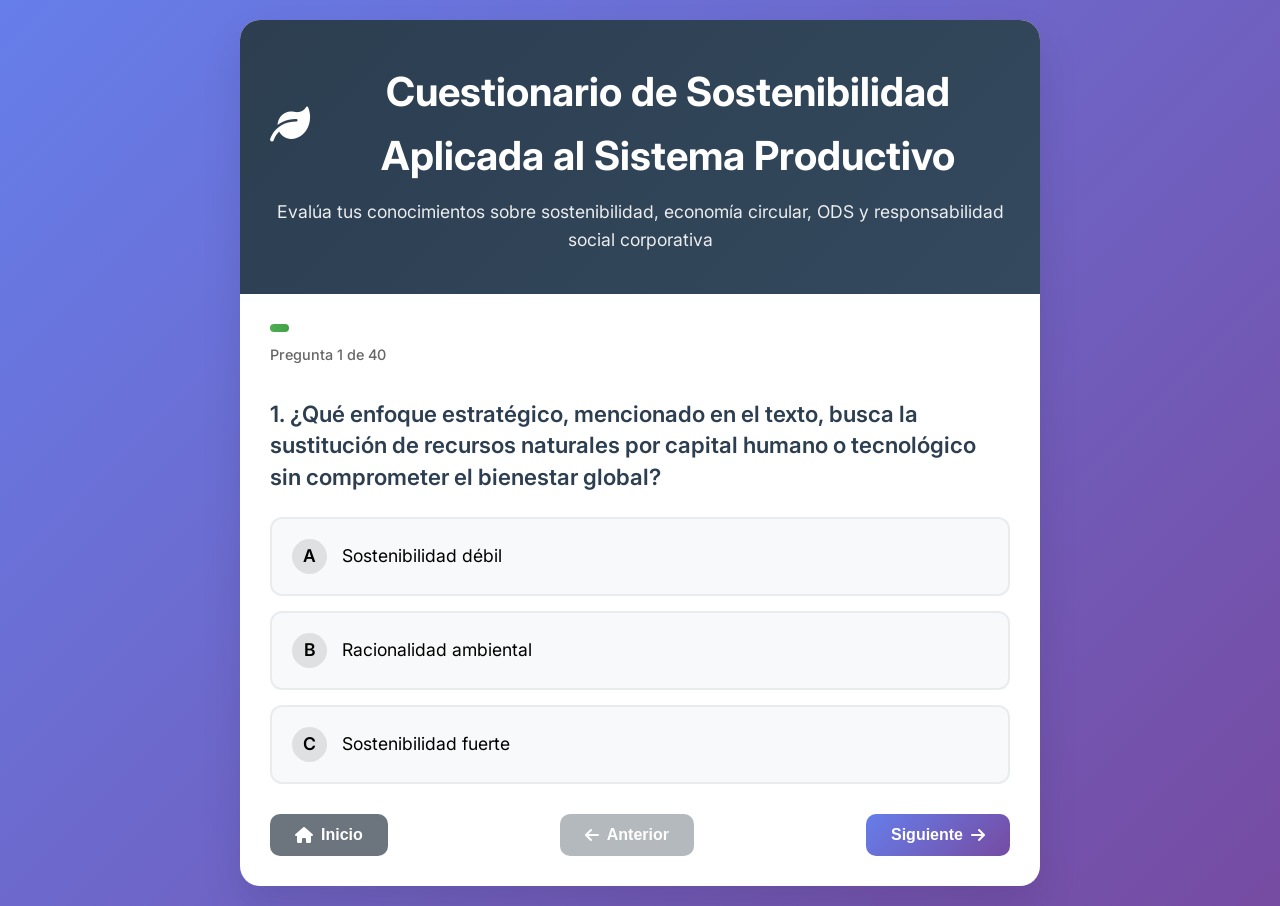
<file: sostenibilidad.html>
<!DOCTYPE html>
<html lang="es">
<head>
    <meta charset="UTF-8">
    <meta name="viewport" content="width=device-width, initial-scale=1.0">
    <title>Cuestionario de Sostenibilidad Aplicada al Sistema Productivo</title>
    <link rel="stylesheet" href="styles.css">
    <link href="https://fonts.googleapis.com/css2?family=Inter:wght@300;400;500;600;700&display=swap" rel="stylesheet">
    <link rel="stylesheet" href="https://cdnjs.cloudflare.com/ajax/libs/font-awesome/6.0.0/css/all.min.css">
</head>
<body>
    <div class="container">
        <header class="header">
            <h1><i class="fas fa-leaf"></i> Cuestionario de Sostenibilidad Aplicada al Sistema Productivo</h1>
            <p>Evalúa tus conocimientos sobre sostenibilidad, economía circular, ODS y responsabilidad social corporativa</p>
        </header>

        <div id="quiz-container">
            <div id="progress-bar">
                <div id="progress-fill"></div>
                <span id="progress-text">Pregunta 1 de 40</span>
            </div>

            <div id="question-container">
                <h2 id="question-text"></h2>
                <div id="options-container"></div>
            </div>

            <div class="navigation">
                <button id="home-btn-nav" class="btn btn-secondary">
                    <i class="fas fa-home"></i> Inicio
                </button>
                <button id="prev-btn" class="btn btn-secondary" disabled>
                    <i class="fas fa-arrow-left"></i> Anterior
                </button>
                <button id="next-btn" class="btn btn-primary">
                    Siguiente <i class="fas fa-arrow-right"></i>
                </button>
                <button id="submit-btn" class="btn btn-success" style="display: none;">
                    <i class="fas fa-check"></i> Finalizar Cuestionario
                </button>
            </div>
        </div>

        <div id="results-container" style="display: none;">
            <div class="results-header">
                <h2><i class="fas fa-trophy"></i> Resultados del Cuestionario</h2>
                <div class="score-display">
                    <div class="score-circle">
                        <span id="score-number">0</span>
                        <span>/10</span>
                    </div>
                    <p id="score-message"></p>
                </div>
            </div>

            <div class="results-stats">
                <div class="stat-card correct">
                    <i class="fas fa-check-circle"></i>
                    <div>
                        <span id="correct-count">0</span>
                        <p>Correctas</p>
                    </div>
                </div>
                <div class="stat-card incorrect">
                    <i class="fas fa-times-circle"></i>
                    <div>
                        <span id="incorrect-count">0</span>
                        <p>Incorrectas</p>
                    </div>
                </div>
                <div class="stat-card percentage">
                    <i class="fas fa-percentage"></i>
                    <div>
                        <span id="percentage">0%</span>
                        <p>Aciertos</p>
                    </div>
                </div>
            </div>

            <div id="review-container">
                <h3><i class="fas fa-list-check"></i> Revisión Detallada</h3>
                <div id="review-questions"></div>
            </div>

            <div class="action-buttons">
                <button id="restart-btn" class="btn btn-primary">
                    <i class="fas fa-redo"></i> Volver a Intentar
                </button>
                <button id="home-btn" class="btn btn-secondary">
                    <i class="fas fa-home"></i> Inicio
                </button>
            </div>
        </div>
    </div>

    <script src="script-sostenibilidad.js"></script>
</body>
</html>
</file>
<file: styles.css>
* {
    margin: 0;
    padding: 0;
    box-sizing: border-box;
}

body {
    font-family: 'Inter', -apple-system, BlinkMacSystemFont, 'Segoe UI', Roboto, sans-serif;
    background: linear-gradient(135deg, #667eea 0%, #764ba2 100%);
    min-height: 100vh;
    padding: 20px;
    line-height: 1.6;
}

.container {
    max-width: 800px;
    margin: 0 auto;
    background: white;
    border-radius: 20px;
    box-shadow: 0 20px 40px rgba(0, 0, 0, 0.1);
    overflow: hidden;
}

.header {
    background: linear-gradient(135deg, #2c3e50 0%, #34495e 100%);
    color: white;
    padding: 40px 30px;
    text-align: center;
}

.header h1 {
    font-size: 2.5rem;
    font-weight: 700;
    margin-bottom: 10px;
    display: flex;
    align-items: center;
    justify-content: center;
    gap: 15px;
}

.header p {
    font-size: 1.1rem;
    opacity: 0.9;
}

#quiz-container {
    padding: 30px;
}

#progress-bar {
    margin-bottom: 30px;
    position: relative;
}

#progress-fill {
    height: 8px;
    background: linear-gradient(90deg, #4CAF50, #45a049);
    border-radius: 10px;
    transition: width 0.3s ease;
    margin-bottom: 10px;
}

#progress-text {
    color: #666;
    font-size: 0.9rem;
    font-weight: 500;
}

#question-container {
    margin-bottom: 30px;
}

#question-text {
    font-size: 1.4rem;
    font-weight: 600;
    color: #2c3e50;
    margin-bottom: 25px;
    line-height: 1.4;
}

#options-container {
    display: flex;
    flex-direction: column;
    gap: 15px;
}

.option {
    background: #f8f9fa;
    border: 2px solid #e9ecef;
    border-radius: 12px;
    padding: 20px;
    cursor: pointer;
    transition: all 0.3s ease;
    position: relative;
    overflow: hidden;
}

.option:hover {
    background: #e9ecef;
    transform: translateY(-2px);
    box-shadow: 0 5px 15px rgba(0, 0, 0, 0.1);
}

.option.selected {
    background: linear-gradient(135deg, #667eea 0%, #764ba2 100%);
    color: white;
    border-color: #667eea;
}

.option.correct {
    background: linear-gradient(135deg, #4CAF50 0%, #45a049 100%);
    color: white;
    border-color: #4CAF50;
}

.option.incorrect {
    background: linear-gradient(135deg, #f44336 0%, #d32f2f 100%);
    color: white;
    border-color: #f44336;
}

.option input[type="radio"] {
    display: none;
}

.option-label {
    display: flex;
    align-items: center;
    gap: 15px;
    font-size: 1.1rem;
    cursor: pointer;
}

.option-letter {
    width: 35px;
    height: 35px;
    border-radius: 50%;
    background: rgba(0, 0, 0, 0.1);
    display: flex;
    align-items: center;
    justify-content: center;
    font-weight: 600;
    flex-shrink: 0;
}

.option.selected .option-letter {
    background: rgba(255, 255, 255, 0.2);
}

.navigation {
    display: flex;
    justify-content: space-between;
    gap: 15px;
}

.btn {
    padding: 12px 25px;
    border: none;
    border-radius: 10px;
    font-size: 1rem;
    font-weight: 600;
    cursor: pointer;
    transition: all 0.3s ease;
    display: flex;
    align-items: center;
    gap: 8px;
}

.btn:disabled {
    opacity: 0.5;
    cursor: not-allowed;
}

.btn-primary {
    background: linear-gradient(135deg, #667eea 0%, #764ba2 100%);
    color: white;
}

.btn-primary:hover:not(:disabled) {
    transform: translateY(-2px);
    box-shadow: 0 5px 15px rgba(102, 126, 234, 0.4);
}

.btn-secondary {
    background: #6c757d;
    color: white;
}

.btn-secondary:hover:not(:disabled) {
    background: #5a6268;
    transform: translateY(-2px);
}

.btn-success {
    background: linear-gradient(135deg, #4CAF50 0%, #45a049 100%);
    color: white;
}

.btn-success:hover {
    transform: translateY(-2px);
    box-shadow: 0 5px 15px rgba(76, 175, 80, 0.4);
}

#results-container {
    padding: 30px;
}

.results-header {
    text-align: center;
    margin-bottom: 40px;
}

.results-header h2 {
    font-size: 2.2rem;
    color: #2c3e50;
    margin-bottom: 25px;
    display: flex;
    align-items: center;
    justify-content: center;
    gap: 15px;
}

.score-display {
    display: flex;
    flex-direction: column;
    align-items: center;
    gap: 15px;
}

.score-circle {
    width: 120px;
    height: 120px;
    border-radius: 50%;
    background: linear-gradient(135deg, #667eea 0%, #764ba2 100%);
    display: flex;
    flex-direction: column;
    align-items: center;
    justify-content: center;
    color: white;
    font-size: 2.5rem;
    font-weight: 700;
    box-shadow: 0 10px 30px rgba(102, 126, 234, 0.3);
}

.score-circle span:last-child {
    font-size: 1rem;
    font-weight: 400;
}

#score-message {
    font-size: 1.2rem;
    color: #666;
    font-weight: 500;
}

.results-stats {
    display: grid;
    grid-template-columns: repeat(auto-fit, minmax(150px, 1fr));
    gap: 20px;
    margin-bottom: 40px;
}

.stat-card {
    background: white;
    border-radius: 15px;
    padding: 25px;
    text-align: center;
    box-shadow: 0 5px 15px rgba(0, 0, 0, 0.1);
    border: 2px solid transparent;
    transition: transform 0.3s ease;
}

.stat-card:hover {
    transform: translateY(-5px);
}

.stat-card.correct {
    border-color: #4CAF50;
}

.stat-card.correct i {
    color: #4CAF50;
}

.stat-card.incorrect {
    border-color: #f44336;
}

.stat-card.incorrect i {
    color: #f44336;
}

.stat-card.percentage {
    border-color: #667eea;
}

.stat-card.percentage i {
    color: #667eea;
}

.stat-card i {
    font-size: 2.5rem;
    margin-bottom: 15px;
}

.stat-card span {
    font-size: 2rem;
    font-weight: 700;
    color: #2c3e50;
    display: block;
    margin-bottom: 5px;
}

.stat-card p {
    color: #666;
    font-weight: 500;
}

#review-container {
    margin-bottom: 40px;
}

#review-container h3 {
    font-size: 1.6rem;
    color: #2c3e50;
    margin-bottom: 25px;
    display: flex;
    align-items: center;
    gap: 10px;
}

.review-question {
    background: #f8f9fa;
    border-radius: 12px;
    padding: 20px;
    margin-bottom: 20px;
    border-left: 4px solid #e9ecef;
}

.review-question.correct {
    background: #d4edda;
    border-left-color: #4CAF50;
}

.review-question.incorrect {
    background: #f8d7da;
    border-left-color: #f44336;
}

.review-question h4 {
    font-size: 1.1rem;
    color: #2c3e50;
    margin-bottom: 10px;
    display: flex;
    align-items: center;
    gap: 10px;
}

.review-question h4 i {
    font-size: 1.2rem;
}

.review-question h4 i.fa-check-circle {
    color: #4CAF50;
}

.review-question h4 i.fa-times-circle {
    color: #f44336;
}

.review-question p {
    margin-bottom: 8px;
    color: #666;
}

.review-question .user-answer {
    font-weight: 600;
}

.review-question .correct-answer {
    color: #4CAF50;
    font-weight: 600;
}

.review-question .wrong-answer {
    color: #f44336;
    font-weight: 600;
}

.action-buttons {
    display: flex;
    justify-content: center;
    gap: 20px;
}

@media (max-width: 768px) {
    .container {
        border-radius: 0;
        margin: -20px;
    }
    
    .header h1 {
        font-size: 2rem;
    }
    
    #question-text {
        font-size: 1.2rem;
    }
    
    .results-stats {
        grid-template-columns: 1fr;
    }
    
    .navigation {
        flex-direction: column;
    }
    
    .action-buttons {
        flex-direction: column;
    }
}
</file>
